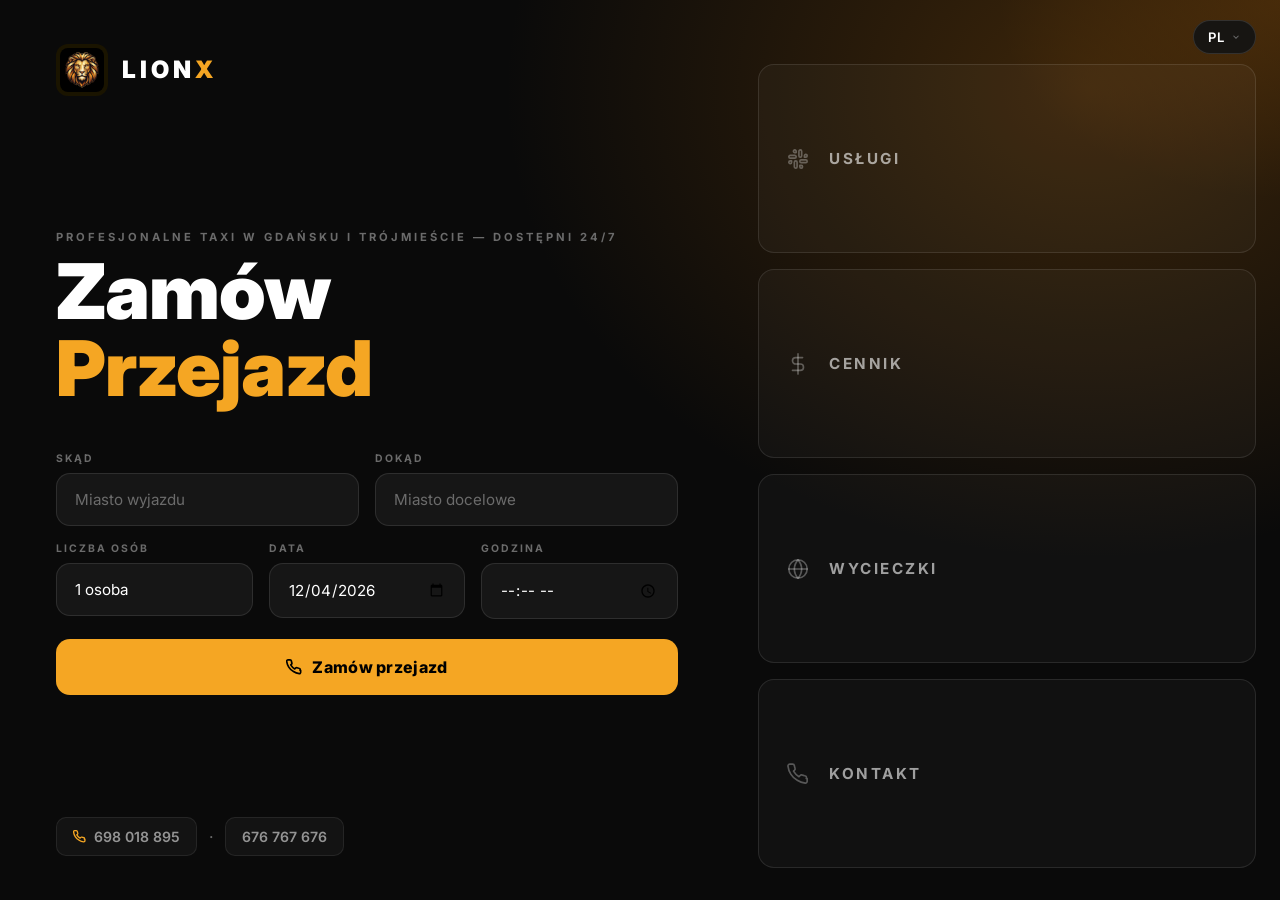
<file: index.html>
<!DOCTYPE html>
<html lang="pl">
<head>
<meta charset="UTF-8">
<meta name="viewport" content="width=device-width, initial-scale=1.0, user-scalable=no">
<title>Lion X Taxi — Gdańsk</title>
<meta name="description" content="Lion X Taxi Gdańsk — komfortowe przejazdy po Trójmieście i nie tylko.">
<link rel="preconnect" href="https://fonts.googleapis.com">
<link rel="preconnect" href="https://fonts.gstatic.com" crossorigin>
<link href="https://fonts.googleapis.com/css2?family=Inter:wght@300;400;500;600;700;800;900&display=swap" rel="stylesheet">
<link rel="stylesheet" href="assets/css/style.css">
<link rel="icon" type="image/png" href="assets/img/logo-lion.png">
</head>
<body>

<!-- ── PRZEŁĄCZNIK JĘZYKA ── -->
<div id="lang-switcher">
  <button id="lang-current" onclick="toggleLangDropdown()"></button>
  <div id="lang-dropdown">
    <div id="lang-list"></div>
  </div>
</div>

<div class="screen">

  <!-- ── LEWA KOLUMNA ── -->
  <div class="col-left">

    <div class="logo">
      <img src="assets/img/logo-lion.png" alt="Lion X" class="logo-img">
      <span class="logo-text">LION<span class="gold">X</span></span>
    </div>

    <!-- Formularz rezerwacji -->
    <div class="booking-form">
      <p class="booking-label" data-i18n="tagline">Zamów przejazd</p>
      <div class="booking-title">
        <span class="white" data-i18n="hero_title_1">Zamów</span>
        <span class="accent" data-i18n="hero_title_2">Przejazd</span>
      </div>
      <div class="bf-row">
        <div class="bf-field">
          <label data-i18n="label_from">Skąd</label>
          <div class="ac-wrap">
            <input type="text" id="bf-from" data-i18n-placeholder="placeholder_from" placeholder="Miasto wyjazdu" autocomplete="off">
            <div class="ac-list" id="ac-bf-from"></div>
          </div>
        </div>
        <div class="bf-field">
          <label data-i18n="label_to">Dokąd</label>
          <div class="ac-wrap">
            <input type="text" id="bf-to" data-i18n-placeholder="placeholder_to" placeholder="Miasto docelowe" autocomplete="off">
            <div class="ac-list" id="ac-bf-to"></div>
          </div>
        </div>
      </div>

      <div class="bf-row">
        <div class="bf-field">
          <label data-i18n="label_persons">Liczba osób</label>
          <select id="bf-persons">
            <option value="1">1 osoba</option>
            <option value="2">2 osoby</option>
            <option value="3">3 osoby</option>
            <option value="4">4 osoby</option>
            <option value="5">5 osób</option>
            <option value="6">6 osób</option>
            <option value="7">7 osób</option>
            <option value="8">8 osób</option>
          </select>
        </div>
        <div class="bf-field">
          <label data-i18n="label_date">Data</label>
          <input type="date" id="bf-date">
        </div>
        <div class="bf-field">
          <label data-i18n="label_time">Godzina</label>
          <input type="time" id="bf-time">
        </div>
      </div>

      <button class="btn-book" onclick="submitBooking()">
        <svg width="16" height="16" viewBox="0 0 24 24" fill="none" stroke="currentColor" stroke-width="2.5" stroke-linecap="round" stroke-linejoin="round"><path d="M22 16.92v3a2 2 0 0 1-2.18 2 19.79 19.79 0 0 1-8.63-3.07A19.5 19.5 0 0 1 4.13 12.1 19.79 19.79 0 0 1 1.06 3.47 2 2 0 0 1 3.05 1.25h3a2 2 0 0 1 2 1.72c.127.96.361 1.903.7 2.81a2 2 0 0 1-.45 2.11L7.09 8.91a16 16 0 0 0 6 6l1.27-1.27a2 2 0 0 1 2.11-.45c.907.339 1.85.573 2.81.7A2 2 0 0 1 21 16.92z"/></svg>
        <span data-i18n="btn_book">Zamów przejazd</span>
      </button>
    </div>

    <!-- Zdjęcie (ukryte) -->
    <img src="assets/img/hero-cars.png" alt="Lion X Taxi" class="hero-img hidden">

    <div class="contact-bar">
      <a href="tel:+48698018895" class="contact-link">
        <svg width="13" height="13" viewBox="0 0 24 24" fill="none" stroke="currentColor" stroke-width="2.5" stroke-linecap="round" stroke-linejoin="round"><path d="M22 16.92v3a2 2 0 0 1-2.18 2 19.79 19.79 0 0 1-8.63-3.07A19.5 19.5 0 0 1 4.13 12.1 19.79 19.79 0 0 1 1.06 3.47 2 2 0 0 1 3.05 1.25h3a2 2 0 0 1 2 1.72c.127.96.361 1.903.7 2.81a2 2 0 0 1-.45 2.11L7.09 8.91a16 16 0 0 0 6 6l1.27-1.27a2 2 0 0 1 2.11-.45c.907.339 1.85.573 2.81.7A2 2 0 0 1 21 16.92z"/></svg>
        698 018 895
      </a>
      <span class="contact-sep">·</span>
      <a href="tel:+48676767676" class="contact-link">676 767 676</a>
    </div>

  </div>

  <!-- ── PRAWA KOLUMNA ── -->
  <div class="col-right">

    <button class="nav-tile" onclick="openPanel('uslugi')">
      <svg width="20" height="20" viewBox="0 0 24 24" fill="none" stroke="currentColor" stroke-width="1.8" stroke-linecap="round" stroke-linejoin="round"><path d="M14.5 10c-.83 0-1.5-.67-1.5-1.5v-5c0-.83.67-1.5 1.5-1.5s1.5.67 1.5 1.5v5c0 .83-.67 1.5-1.5 1.5z"/><path d="M20.5 10H19V8.5c0-.83.67-1.5 1.5-1.5s1.5.67 1.5 1.5-.67 1.5-1.5 1.5z"/><path d="M9.5 14c.83 0 1.5.67 1.5 1.5v5c0 .83-.67 1.5-1.5 1.5S8 21.33 8 20.5v-5c0-.83.67-1.5 1.5-1.5z"/><path d="M3.5 14H5v1.5c0 .83-.67 1.5-1.5 1.5S2 16.33 2 15.5 2.67 14 3.5 14z"/><path d="M14 14.5c0-.83.67-1.5 1.5-1.5h5c.83 0 1.5.67 1.5 1.5s-.67 1.5-1.5 1.5h-5c-.83 0-1.5-.67-1.5-1.5z"/><path d="M15.5 19H14v1.5c0 .83.67 1.5 1.5 1.5s1.5-.67 1.5-1.5-.67-1.5-1.5-1.5z"/><path d="M10 9.5C10 8.67 9.33 8 8.5 8h-5C2.67 8 2 8.67 2 9.5S2.67 11 3.5 11h5c.83 0 1.5-.67 1.5-1.5z"/><path d="M8.5 5H10V3.5C10 2.67 9.33 2 8.5 2S7 2.67 7 3.5 7.67 5 8.5 5z"/></svg>
      <span data-i18n="nav_services">USŁUGI</span>
      <svg class="arrow" width="15" height="15" viewBox="0 0 24 24" fill="none" stroke="currentColor" stroke-width="2.5" stroke-linecap="round" stroke-linejoin="round"><polyline points="9 18 15 12 9 6"/></svg>
    </button>

    <button class="nav-tile" onclick="openPanel('cennik')">
      <svg width="20" height="20" viewBox="0 0 24 24" fill="none" stroke="currentColor" stroke-width="1.8" stroke-linecap="round" stroke-linejoin="round"><line x1="12" y1="1" x2="12" y2="23"/><path d="M17 5H9.5a3.5 3.5 0 0 0 0 7h5a3.5 3.5 0 0 1 0 7H6"/></svg>
      <span data-i18n="nav_pricing">CENNIK</span>
      <svg class="arrow" width="15" height="15" viewBox="0 0 24 24" fill="none" stroke="currentColor" stroke-width="2.5" stroke-linecap="round" stroke-linejoin="round"><polyline points="9 18 15 12 9 6"/></svg>
    </button>

    <button class="nav-tile" onclick="openPanel('wycieczki')">
      <svg width="20" height="20" viewBox="0 0 24 24" fill="none" stroke="currentColor" stroke-width="1.8" stroke-linecap="round" stroke-linejoin="round"><circle cx="12" cy="12" r="10"/><line x1="2" y1="12" x2="22" y2="12"/><path d="M12 2a15.3 15.3 0 0 1 4 10 15.3 15.3 0 0 1-4 10 15.3 15.3 0 0 1-4-10 15.3 15.3 0 0 1 4-10z"/></svg>
      <span data-i18n="nav_trips">WYCIECZKI</span>
      <svg class="arrow" width="15" height="15" viewBox="0 0 24 24" fill="none" stroke="currentColor" stroke-width="2.5" stroke-linecap="round" stroke-linejoin="round"><polyline points="9 18 15 12 9 6"/></svg>
    </button>

    <button class="nav-tile" onclick="openPanel('kontakt')">
      <svg width="20" height="20" viewBox="0 0 24 24" fill="none" stroke="currentColor" stroke-width="1.8" stroke-linecap="round" stroke-linejoin="round"><path d="M22 16.92v3a2 2 0 0 1-2.18 2 19.79 19.79 0 0 1-8.63-3.07A19.5 19.5 0 0 1 4.13 12.1 19.79 19.79 0 0 1 1.06 3.47 2 2 0 0 1 3.05 1.25h3a2 2 0 0 1 2 1.72c.127.96.361 1.903.7 2.81a2 2 0 0 1-.45 2.11L7.09 8.91a16 16 0 0 0 6 6l1.27-1.27a2 2 0 0 1 2.11-.45c.907.339 1.85.573 2.81.7A2 2 0 0 1 21 16.92z"/></svg>
      <span data-i18n="nav_contact">KONTAKT</span>
      <svg class="arrow" width="15" height="15" viewBox="0 0 24 24" fill="none" stroke="currentColor" stroke-width="2.5" stroke-linecap="round" stroke-linejoin="round"><polyline points="9 18 15 12 9 6"/></svg>
    </button>

  </div>

</div>

<!-- ── PANELE ── -->
<div class="panel" id="panel-uslugi">
  <div class="panel-inner">
    <button class="panel-close" onclick="closePanel()">
      <svg width="20" height="20" viewBox="0 0 24 24" fill="none" stroke="currentColor" stroke-width="2.5" stroke-linecap="round"><line x1="18" y1="6" x2="6" y2="18"/><line x1="6" y1="6" x2="18" y2="18"/></svg>
    </button>
    <h2 class="panel-title" data-i18n="services_title">Usługi</h2>
    <div class="panel-content" id="content-uslugi"></div>
  </div>
</div>

<div class="panel" id="panel-cennik">
  <div class="panel-inner">
    <button class="panel-close" onclick="closePanel()">
      <svg width="20" height="20" viewBox="0 0 24 24" fill="none" stroke="currentColor" stroke-width="2.5" stroke-linecap="round"><line x1="18" y1="6" x2="6" y2="18"/><line x1="6" y1="6" x2="18" y2="18"/></svg>
    </button>
    <h2 class="panel-title" data-i18n="pricing_title">Cennik</h2>
    <div class="panel-content" id="content-cennik"></div>
  </div>
</div>

<div class="panel" id="panel-wycieczki">
  <div class="panel-inner">
    <button class="panel-close" onclick="closePanel()">
      <svg width="20" height="20" viewBox="0 0 24 24" fill="none" stroke="currentColor" stroke-width="2.5" stroke-linecap="round"><line x1="18" y1="6" x2="6" y2="18"/><line x1="6" y1="6" x2="18" y2="18"/></svg>
    </button>
    <h2 class="panel-title" data-i18n="trips_title">Wycieczki</h2>
    <div class="panel-content" id="content-wycieczki"></div>
  </div>
</div>

<div class="panel" id="panel-kontakt">
  <div class="panel-inner">
    <button class="panel-close" onclick="closePanel()">
      <svg width="20" height="20" viewBox="0 0 24 24" fill="none" stroke="currentColor" stroke-width="2.5" stroke-linecap="round"><line x1="18" y1="6" x2="6" y2="18"/><line x1="6" y1="6" x2="18" y2="18"/></svg>
    </button>
    <h2 class="panel-title" data-i18n="contact_title">Kontakt</h2>
    <div class="panel-content" id="content-kontakt"></div>
  </div>
</div>

<div class="overlay" id="overlay" onclick="closePanel()"></div>

<!-- Modal potwierdzenia rezerwacji -->
<div class="booking-modal" id="booking-modal">
  <div class="booking-modal-box">
    <h3 data-i18n="modal_title">Gotowe! Zadzwoń i potwierdź</h3>
    <p id="booking-summary"></p>
    <div class="booking-modal-phones">
      <a href="tel:+48698018895">
        <svg width="16" height="16" viewBox="0 0 24 24" fill="none" stroke="currentColor" stroke-width="2.5" stroke-linecap="round" stroke-linejoin="round"><path d="M22 16.92v3a2 2 0 0 1-2.18 2 19.79 19.79 0 0 1-8.63-3.07A19.5 19.5 0 0 1 4.13 12.1 19.79 19.79 0 0 1 1.06 3.47 2 2 0 0 1 3.05 1.25h3a2 2 0 0 1 2 1.72c.127.96.361 1.903.7 2.81a2 2 0 0 1-.45 2.11L7.09 8.91a16 16 0 0 0 6 6l1.27-1.27a2 2 0 0 1 2.11-.45c.907.339 1.85.573 2.81.7A2 2 0 0 1 21 16.92z"/></svg>
        698 018 895
      </a>
      <a href="tel:+48676767676">
        <svg width="16" height="16" viewBox="0 0 24 24" fill="none" stroke="currentColor" stroke-width="2.5" stroke-linecap="round" stroke-linejoin="round"><path d="M22 16.92v3a2 2 0 0 1-2.18 2 19.79 19.79 0 0 1-8.63-3.07A19.5 19.5 0 0 1 4.13 12.1 19.79 19.79 0 0 1 1.06 3.47 2 2 0 0 1 3.05 1.25h3a2 2 0 0 1 2 1.72c.127.96.361 1.903.7 2.81a2 2 0 0 1-.45 2.11L7.09 8.91a16 16 0 0 0 6 6l1.27-1.27a2 2 0 0 1 2.11-.45c.907.339 1.85.573 2.81.7A2 2 0 0 1 21 16.92z"/></svg>
        676 767 676
      </a>
    </div>
    <button class="booking-modal-close" onclick="closeBookingModal()" data-i18n="modal_close">Zamknij</button>
  </div>
</div>

<script src="assets/js/cities.js"></script>
<script src="assets/js/calculator.js"></script>
<script src="assets/js/translations.js"></script>
<script src="assets/js/lang.js"></script>
<script src="assets/js/panel-uslugi.js"></script>
<script src="assets/js/panel-cennik.js"></script>
<script src="assets/js/panel-wycieczki.js"></script>
<script src="assets/js/panel-kontakt.js"></script>
<script src="assets/js/main.js"></script>

</body>
</html>
</file>
<file: assets/css/style.css>
/* ================================================================
   style.css — Lion X Taxi v5 (Figma match)
   ================================================================ */

*, *::before, *::after { margin: 0; padding: 0; box-sizing: border-box; }

:root {
  --gold:   #F5A623;
  --gold-d: #d48c10;
  --bg:     #0a0a0a;
  --bg2:    #141414;
  --bg3:    #1c1c1c;
  --border: #2c2c2c;
  --text:   #ffffff;
  --muted:  #6b6b6b;
  --font:   'Inter', system-ui, sans-serif;
  --radius: 14px;
}

html, body {
  height: 100%;
  font-family: var(--font);
  background: var(--bg);
  color: var(--text);
  overflow: hidden;
  -webkit-font-smoothing: antialiased;
}

a { color: inherit; text-decoration: none; }

/* ── EKRAN GŁÓWNY ───────────────────────────────────────────── */
.screen {
  height: 100vh;
  display: grid;
  grid-template-columns: 1fr 546px;
  position: relative;
  overflow: hidden;
}

/* Gradient tła — czarny → ciepły brąz w prawym górnym rogu */
.screen::before {
  content: '';
  position: absolute;
  inset: 0;
  background:
    radial-gradient(ellipse 70% 80% at 85% 10%, rgba(120, 70, 10, 0.45) 0%, transparent 65%),
    radial-gradient(ellipse 40% 40% at 100% 0%, rgba(180, 100, 10, 0.25) 0%, transparent 55%);
  pointer-events: none;
  z-index: 0;
}

/* ── LEWA KOLUMNA ───────────────────────────────────────────── */
.col-left {
  position: relative;
  z-index: 1;
  display: flex;
  flex-direction: column;
  padding: 44px 56px 44px 56px;
  gap: 0;
  overflow: hidden;
}

/* Logo */
.logo {
  display: flex;
  align-items: center;
  gap: 14px;
  margin-bottom: 48px;
}
.logo-img {
  width: 52px;
  height: 52px;
  object-fit: contain;
  border-radius: 12px;
  background: #1a1400;
  padding: 4px;
}
.logo-text {
  font-size: 1.5rem;
  font-weight: 900;
  letter-spacing: 4px;
  line-height: 1;
  color: #fff;
}
.logo-text .gold { color: var(--gold); }

/* Formularz rezerwacji */
.booking-form {
  flex: 1;
  display: flex;
  flex-direction: column;
  justify-content: center;
  gap: 0;
  max-width: 740px;
}

.booking-desc {
  font-size: .85rem;
  color: var(--muted);
  margin: -4px 0 4px;
  line-height: 1.5;
}

.booking-label {
  font-size: .7rem;
  font-weight: 700;
  text-transform: uppercase;
  letter-spacing: 3px;
  color: var(--muted);
  margin-bottom: 10px;
}

.booking-title {
  font-size: clamp(3rem, 6vw, 5rem);
  font-weight: 900;
  line-height: 1.0;
  margin-bottom: 44px;
  letter-spacing: -1px;
}
.booking-title .white { color: #ffffff; display: block; }
.booking-title .accent { color: var(--gold); display: block; }

.bf-row {
  display: flex;
  gap: 16px;
  margin-bottom: 16px;
}

.bf-field {
  display: flex;
  flex-direction: column;
  gap: 8px;
  flex: 1;
}

.bf-field label {
  font-size: .65rem;
  font-weight: 700;
  text-transform: uppercase;
  letter-spacing: 2px;
  color: var(--muted);
}

.bf-field input,
.bf-field select {
  background: rgba(255,255,255,0.05);
  border: 1px solid rgba(255,255,255,0.1);
  border-radius: var(--radius);
  padding: 16px 18px;
  font-family: var(--font);
  font-size: .95rem;
  color: var(--text);
  outline: none;
  transition: border-color .2s, background .2s;
  width: 100%;
  -webkit-appearance: none;
}
.bf-field input:focus,
.bf-field select:focus {
  border-color: rgba(245,166,35,0.5);
  background: rgba(255,255,255,0.07);
}
.bf-field input::placeholder { color: var(--muted); }
.bf-field select option { background: #1c1c1c; color: #fff; }

/* Autocomplete */
.ac-wrap { position: relative; }
.ac-list {
  position: absolute; top: calc(100% + 4px); left: 0; right: 0; z-index: 500;
  background: #1e1e1e; border: 1px solid var(--border);
  border-radius: 10px; max-height: 180px; overflow-y: auto;
  display: none;
}
.ac-list.open { display: block; }
.ac-item {
  padding: 10px 16px; font-size: .88rem; cursor: pointer;
  color: var(--text); border-bottom: 1px solid #222;
  transition: background .15s;
}
.ac-item:last-child { border-bottom: none; }
.ac-item:hover { background: #252525; color: var(--gold); }

/* Przycisk zamów */
.btn-book {
  display: flex; align-items: center; justify-content: center;
  gap: 10px;
  padding: 18px 28px;
  background: var(--gold);
  color: #000;
  border: none;
  border-radius: var(--radius);
  font-family: var(--font);
  font-size: 1rem;
  font-weight: 800;
  cursor: pointer;
  transition: background .2s, transform .15s;
  letter-spacing: .3px;
  margin-top: 4px;
  width: 100%;
}
.btn-book:hover { background: var(--gold-d); transform: translateY(-1px); }
.btn-book:active { transform: translateY(0); }

/* Kontakt na dole */
.contact-bar {
  display: flex;
  align-items: center;
  gap: 12px;
  flex-wrap: wrap;
  margin-top: 36px;
}
.contact-link {
  display: flex;
  align-items: center;
  gap: 8px;
  font-size: .88rem;
  font-weight: 600;
  color: rgba(255,255,255,0.55);
  padding: 10px 16px;
  background: rgba(255,255,255,0.04);
  border: 1px solid rgba(255,255,255,0.08);
  border-radius: 10px;
  transition: border-color .2s, color .2s;
}
.contact-link:hover { border-color: var(--gold); color: var(--gold); }
.contact-link svg { color: var(--gold); flex-shrink: 0; }
.contact-sep { color: var(--muted); }

/* Zdjęcie (ukryte) */
.hero-img.hidden { display: none; }

/* ── PRAWA KOLUMNA — kafelki z ramkami ─────────────────────── */
.col-right {
  position: relative;
  z-index: 1;
  display: flex;
  flex-direction: column;
  gap: 16px;
  padding: 64px 24px 32px 24px;
}

.nav-tile {
  display: flex;
  align-items: center;
  gap: 20px;
  padding: 0 28px;
  flex: 1;
  min-height: 0;
  background: rgba(255,255,255,0.03);
  border: 1px solid rgba(255,255,255,0.1);
  border-radius: 16px;
  cursor: pointer;
  color: rgba(255,255,255,0.6);
  font-family: var(--font);
  font-size: .95rem;
  font-weight: 700;
  letter-spacing: 2.5px;
  text-transform: uppercase;
  position: relative;
  transition: color .25s, background .25s, border-color .25s;
  text-align: left;
}

.nav-tile:hover {
  color: #fff;
  background: rgba(255,255,255,0.06);
  border-color: rgba(245,166,35,0.4);
}

.nav-tile svg:first-child {
  color: rgba(255,255,255,0.3);
  transition: color .25s;
  flex-shrink: 0;
  width: 22px;
  height: 22px;
}
.nav-tile:hover svg:first-child { color: var(--gold); }

.nav-tile span { flex: 1; }

.nav-tile .arrow {
  color: rgba(255,255,255,0.2);
  opacity: 0;
  transform: translateX(-6px);
  transition: opacity .25s, transform .25s, color .25s;
}
.nav-tile:hover .arrow {
  opacity: 1;
  transform: translateX(0);
  color: var(--gold);
}

/* ── OVERLAY ────────────────────────────────────────────────── */
.overlay {
  position: fixed; inset: 0;
  background: rgba(0,0,0,.75);
  backdrop-filter: blur(6px);
  -webkit-backdrop-filter: blur(6px);
  z-index: 100;
  opacity: 0; pointer-events: none;
  transition: opacity .35s ease;
}
.overlay.show { opacity: 1; pointer-events: all; }

/* ── PANELE ─────────────────────────────────────────────────── */
.panel {
  position: fixed;
  top: 0; right: 0; bottom: 0;
  width: min(720px, 100vw);
  background: #111;
  border-left: 1px solid var(--border);
  z-index: 200;
  transform: translateX(100%);
  transition: transform .4s cubic-bezier(.4,0,.2,1);
  display: flex; flex-direction: column;
}
.panel.open { transform: translateX(0); }

.panel-inner {
  display: flex; flex-direction: column;
  height: 100%; overflow: hidden;
  padding: 40px 44px 36px;
}

.panel-close {
  position: absolute; top: 22px; right: 22px;
  width: 38px; height: 38px;
  background: rgba(255,255,255,0.05);
  border: 1px solid var(--border);
  border-radius: 10px; cursor: pointer;
  display: flex; align-items: center; justify-content: center;
  color: var(--muted); transition: color .2s, border-color .2s;
}
.panel-close:hover { color: var(--text); border-color: rgba(255,255,255,0.3); }

.panel-title {
  font-size: 1.8rem; font-weight: 800;
  margin-bottom: 32px; padding-right: 52px;
  letter-spacing: -.5px;
  flex-shrink: 0;
}
.panel-title::after {
  content: ''; display: block;
  width: 32px; height: 3px;
  background: var(--gold); margin-top: 12px;
  border-radius: 2px;
}

.panel-content { flex: 1; overflow: hidden; }

#content-uslugi { overflow: hidden; display: flex; flex-direction: column; height: 100%; }
#content-cennik, #content-wycieczki, #content-kontakt { overflow-y: auto; }
#content-cennik::-webkit-scrollbar,
#content-wycieczki::-webkit-scrollbar,
#content-kontakt::-webkit-scrollbar { width: 3px; }
#content-cennik::-webkit-scrollbar-track,
#content-wycieczki::-webkit-scrollbar-track,
#content-kontakt::-webkit-scrollbar-track { background: transparent; }
#content-cennik::-webkit-scrollbar-thumb,
#content-wycieczki::-webkit-scrollbar-thumb,
#content-kontakt::-webkit-scrollbar-thumb { background: #2a2a2a; border-radius: 3px; }

/* ── USŁUGI ─────────────────────────────────────────────────── */
.panel-intro { font-size: .85rem; color: var(--muted); margin-bottom: 18px; flex-shrink: 0; }

.services-grid {
  display: flex; flex-direction: column;
  gap: 8px; flex: 1;
}
.srv-item {
  display: flex; align-items: center; gap: 16px;
  padding: 16px 20px;
  background: rgba(255,255,255,0.03);
  border: 1px solid rgba(255,255,255,0.07);
  border-radius: 12px;
  transition: border-color .2s, background .2s;
  flex: 1;
}
.srv-item:hover { border-color: rgba(245,166,35,0.3); background: rgba(245,166,35,0.04); }
.srv-ico {
  width: 40px; height: 40px; flex-shrink: 0;
  background: rgba(245,166,35,0.1);
  border-radius: 10px;
  display: flex; align-items: center; justify-content: center;
  color: var(--gold);
}
.srv-text h3 { font-size: .92rem; font-weight: 700; margin-bottom: 3px; }
.srv-text p  { font-size: .78rem; color: var(--muted); line-height: 1.4; }
.panel-cta { padding-top: 14px; flex-shrink: 0; }

/* ── CENNIK ─────────────────────────────────────────────────── */
.calc-layout { display: grid; grid-template-columns: 1fr 1fr; gap: 20px; margin-bottom: 20px; }
.calc-form {
  background: rgba(255,255,255,0.03); border: 1px solid var(--border);
  border-radius: 14px; padding: 24px;
  display: flex; flex-direction: column; gap: 14px;
}
.calc-row { display: flex; gap: 10px; align-items: flex-end; }
.calc-field { display: flex; flex-direction: column; gap: 6px; flex: 1; }
.calc-field label { font-size: .65rem; font-weight: 700; text-transform: uppercase; letter-spacing: 1.5px; color: var(--muted); }
.calc-field input, .calc-field select {
  background: rgba(255,255,255,0.05); border: 1px solid rgba(255,255,255,0.1);
  border-radius: 10px; padding: 11px 14px;
  font-family: var(--font); font-size: .9rem; color: var(--text);
  outline: none; transition: border-color .2s;
}
.calc-field input:focus, .calc-field select:focus { border-color: rgba(245,166,35,0.5); }
.calc-field input::placeholder { color: var(--muted); }
.calc-field select option { background: #1c1c1c; }
.calc-swap {
  width: 38px; height: 38px; flex-shrink: 0;
  background: rgba(255,255,255,0.05); border: 1px solid var(--border);
  border-radius: 10px; display: flex; align-items: center;
  justify-content: center; cursor: pointer; color: var(--muted);
  transition: color .2s, border-color .2s; align-self: flex-end;
}
.calc-swap:hover { color: var(--gold); border-color: rgba(245,166,35,0.4); }
.calc-result {
  background: rgba(255,255,255,0.03); border: 1px solid var(--border);
  border-radius: 14px; padding: 24px;
  display: flex; flex-direction: column;
}
.result-empty {
  flex: 1; display: flex; flex-direction: column;
  align-items: center; justify-content: center;
  gap: 10px; color: var(--muted); font-size: .85rem; text-align: center;
}
.result-data { display: flex; flex-direction: column; gap: 14px; }
.res-route { font-size: .88rem; color: var(--muted); padding: 10px 14px; background: rgba(255,255,255,0.04); border-radius: 8px; line-height: 1.5; }
.res-route strong { color: var(--text); display: block; font-size: .95rem; }
.res-price-box {
  background: linear-gradient(135deg, rgba(245,166,35,0.12), rgba(245,166,35,0.06));
  border: 1px solid rgba(245,166,35,0.2);
  border-radius: 12px; padding: 18px 20px;
  display: flex; justify-content: space-between; align-items: center;
}
.res-price-label { font-size: .62rem; font-weight: 700; text-transform: uppercase; letter-spacing: 1.5px; color: rgba(255,255,255,0.35); margin-bottom: 4px; }
.res-price-val { font-size: 2.4rem; font-weight: 900; color: var(--gold); line-height: 1; }
.res-dist-box { text-align: right; }
.res-dist-val { font-size: 1.4rem; font-weight: 800; color: rgba(255,255,255,0.4); }
.res-breakdown { font-size: .8rem; color: var(--muted); }
.res-breakdown > div { display: flex; justify-content: space-between; padding: 7px 0; border-bottom: 1px solid rgba(255,255,255,0.06); }
.res-breakdown > div:last-child { border-bottom: none; font-weight: 700; color: var(--text); }
.res-breakdown > div span:last-child { color: var(--text); font-weight: 600; }
.res-disclaimer { font-size: .72rem; color: var(--muted); line-height: 1.5; }
.approx-note { color: #e8a020; }
.tariff-info { display: flex; gap: 10px; flex-wrap: wrap; }
.tariff-item {
  flex: 1; min-width: 140px;
  background: rgba(255,255,255,0.03); border: 1px solid var(--border);
  border-radius: 10px; padding: 12px 16px;
  display: flex; flex-direction: column; gap: 3px;
}
.tariff-item strong { font-size: .8rem; color: var(--gold); }
.tariff-item span { font-size: .78rem; color: var(--muted); }

/* ── WYCIECZKI ──────────────────────────────────────────────── */
.dest-grid { display: grid; grid-template-columns: repeat(3, 1fr); gap: 12px; }
.dest-card {
  background: rgba(255,255,255,0.03); border: 1px solid rgba(255,255,255,0.07);
  border-radius: 12px; overflow: hidden; cursor: pointer;
  transition: border-color .2s, transform .2s;
}
.dest-card:hover { border-color: rgba(245,166,35,0.4); transform: translateY(-2px); }
.dest-img { position: relative; height: 100px; overflow: hidden; }
.dest-img img { width: 100%; height: 100%; object-fit: cover; transition: transform .4s; }
.dest-card:hover .dest-img img { transform: scale(1.06); }
.dest-badge {
  position: absolute; top: 7px; right: 7px;
  background: rgba(0,0,0,.75); backdrop-filter: blur(6px);
  color: var(--gold); font-size: .65rem; font-weight: 700;
  padding: 3px 8px; border-radius: 100px; letter-spacing: .5px;
}
.dest-body { padding: 12px; }
.dest-body h3 { font-size: .88rem; font-weight: 700; margin-bottom: 4px; }
.dest-body p  { font-size: .75rem; color: var(--muted); line-height: 1.4; margin-bottom: 8px; }
.dest-meta { display: flex; justify-content: space-between; align-items: center; font-size: .72rem; color: var(--muted); }
.dest-price { color: var(--gold); font-weight: 700; }

/* ── KONTAKT ────────────────────────────────────────────────── */
.contact-layout { display: grid; grid-template-columns: 1fr 1.2fr; gap: 24px; }
.contact-info { display: flex; flex-direction: column; gap: 10px; }
.contact-item {
  display: flex; align-items: center; gap: 14px;
  padding: 16px 18px;
  background: rgba(255,255,255,0.03); border: 1px solid rgba(255,255,255,0.07);
  border-radius: 12px; transition: border-color .2s; cursor: pointer;
}
.contact-item:hover { border-color: rgba(245,166,35,0.3); }
.contact-ico {
  width: 40px; height: 40px; flex-shrink: 0;
  background: rgba(245,166,35,0.1); border-radius: 10px;
  display: flex; align-items: center; justify-content: center;
  color: var(--gold);
}
.contact-label { font-size: .65rem; font-weight: 700; text-transform: uppercase; letter-spacing: 1.5px; color: var(--muted); margin-bottom: 2px; }
.contact-value { font-size: 1rem; font-weight: 700; }
.contact-form {
  background: rgba(255,255,255,0.03); border: 1px solid rgba(255,255,255,0.07);
  border-radius: 14px; padding: 22px;
  display: flex; flex-direction: column; gap: 12px;
}
.contact-form h3 { font-size: 1rem; font-weight: 700; margin-bottom: 4px; }
.cf-field { display: flex; flex-direction: column; gap: 5px; }
.cf-field label { font-size: .65rem; font-weight: 700; text-transform: uppercase; letter-spacing: 1.5px; color: var(--muted); }
.cf-field input, .cf-field textarea {
  background: rgba(255,255,255,0.05); border: 1px solid rgba(255,255,255,0.1);
  border-radius: 10px; padding: 11px 14px;
  font-family: var(--font); font-size: .9rem; color: var(--text);
  outline: none; transition: border-color .2s; resize: none;
}
.cf-field input:focus, .cf-field textarea:focus { border-color: rgba(245,166,35,0.5); }
.cf-field input::placeholder, .cf-field textarea::placeholder { color: var(--muted); }
.cf-field textarea { height: 80px; }

/* Przycisk główny */
.btn-main {
  display: inline-flex; align-items: center; justify-content: center;
  gap: 8px; padding: 13px 24px;
  background: var(--gold); color: #000;
  border: none; border-radius: 10px;
  font-family: var(--font); font-size: .9rem; font-weight: 800;
  cursor: pointer; transition: background .2s, transform .15s;
}
.btn-main:hover { background: var(--gold-d); transform: translateY(-1px); }

/* ── MODAL POTWIERDZENIA ─────────────────────────────────────── */
.booking-modal {
  position: fixed; inset: 0; z-index: 400;
  display: flex; align-items: center; justify-content: center;
  background: rgba(0,0,0,.8); backdrop-filter: blur(8px);
  opacity: 0; pointer-events: none;
  transition: opacity .3s;
}
.booking-modal.show { opacity: 1; pointer-events: all; }
.booking-modal-box {
  background: #141414; border: 1px solid rgba(255,255,255,0.1);
  border-radius: 20px; padding: 40px 44px;
  max-width: 440px; width: 90%;
  text-align: center;
  transform: translateY(20px);
  transition: transform .3s;
}
.booking-modal.show .booking-modal-box { transform: translateY(0); }
.booking-modal-box h3 { font-size: 1.4rem; font-weight: 800; margin-bottom: 10px; }
.booking-modal-box p { font-size: .88rem; color: var(--muted); margin-bottom: 28px; line-height: 1.7; }
.booking-modal-phones { display: flex; gap: 12px; justify-content: center; flex-wrap: wrap; margin-bottom: 20px; }
.booking-modal-phones a {
  display: flex; align-items: center; gap: 8px;
  padding: 14px 22px; background: var(--gold); color: #000;
  border-radius: 12px; font-weight: 800; font-size: .95rem;
  transition: background .2s;
}
.booking-modal-phones a:hover { background: var(--gold-d); }
.booking-modal-close {
  background: none; border: 1px solid rgba(255,255,255,0.1);
  border-radius: 10px; padding: 10px 24px;
  color: var(--muted); font-family: var(--font); font-size: .85rem;
  cursor: pointer; transition: border-color .2s, color .2s;
}
.booking-modal-close:hover { border-color: rgba(255,255,255,0.3); color: var(--text); }

/* ── KONTAKT — nowy layout ─────────────────────────────────── */
.contact-form-full {
  background: rgba(255,255,255,0.03);
  border: 1px solid rgba(255,255,255,0.07);
  border-radius: 14px; padding: 24px;
  display: flex; flex-direction: column; gap: 14px;
  margin-bottom: 16px;
}
.contact-form-full h3 { font-size: 1.1rem; font-weight: 700; }
.cf-row { display: flex; gap: 12px; }
.cf-row .cf-field { flex: 1; }
.cf-field { display: flex; flex-direction: column; gap: 6px; }
.cf-field label { font-size: .65rem; font-weight: 700; text-transform: uppercase; letter-spacing: 1.5px; color: var(--muted); }
.cf-field input, .cf-field textarea {
  background: rgba(255,255,255,0.05); border: 1px solid rgba(255,255,255,0.1);
  border-radius: 10px; padding: 12px 14px;
  font-family: var(--font); font-size: .9rem; color: var(--text);
  outline: none; transition: border-color .2s; resize: none;
}
.cf-field input:focus, .cf-field textarea:focus { border-color: rgba(245,166,35,0.5); }
.cf-field input::placeholder, .cf-field textarea::placeholder { color: var(--muted); }
.cf-field textarea { height: 100px; }
.cf-success {
  display: flex; flex-direction: column; align-items: center;
  gap: 12px; padding: 20px; text-align: center; color: var(--muted);
}
.cf-success p { font-size: .9rem; line-height: 1.6; }

.contact-chips {
  display: grid;
  grid-template-columns: 1fr 1fr;
  gap: 10px;
}
.contact-chip {
  display: flex; align-items: center; gap: 12px;
  padding: 14px 16px;
  background: rgba(255,255,255,0.03);
  border: 1px solid rgba(255,255,255,0.07);
  border-radius: 12px;
  transition: border-color .2s;
  color: var(--text);
  text-decoration: none;
}
.contact-chip:hover { border-color: rgba(245,166,35,0.3); }
.contact-ico {
  width: 36px; height: 36px; flex-shrink: 0;
  background: rgba(245,166,35,0.1); border-radius: 8px;
  display: flex; align-items: center; justify-content: center;
  color: var(--gold);
}
.contact-label { font-size: .62rem; font-weight: 700; text-transform: uppercase; letter-spacing: 1.5px; color: var(--muted); margin-bottom: 2px; }
.contact-value { font-size: .95rem; font-weight: 700; }

/* ── CENNIK — naprawiony layout ─────────────────────────────── */
.calc-result {
  background: rgba(255,255,255,0.03); border: 1px solid var(--border);
  border-radius: 14px; padding: 24px;
  min-height: 120px;
}

/* ── RESPONSYWNOŚĆ ────────────────────────────────────── */
@media (max-width: 900px) {
  .screen {
    grid-template-columns: 1fr;
    grid-template-rows: auto auto;
    overflow-y: auto;
    height: auto;
    min-height: 100vh;
  }
  html, body { overflow: auto; height: auto; }

  /* Lewa kolumna — padding-top duży żeby logo nie było pod przełącznikiem języka */
  .col-left { padding: 24px 20px 28px; }

  /* Logo — widoczne, z marginesem od góry */
  .logo { margin-bottom: 20px; margin-top: 8px; }
  .logo-img { width: 44px; height: 44px; }
  .logo-text { font-size: 1.3rem; }

  .booking-label { font-size: .62rem; letter-spacing: 2px; }
  .booking-title { font-size: clamp(2.6rem, 11vw, 3.4rem); margin-bottom: 24px; }

  /* Wszystkie pola formularza — każde w osobnym wierszu */
  .bf-row { flex-direction: column; gap: 12px; margin-bottom: 12px; }
  .bf-field input, .bf-field select {
    padding: 15px 14px;
    font-size: .9rem;
    /* Zapobiegaj przycinaniu tekstu w polach daty/czasu */
    min-width: 0;
    width: 100%;
  }
  /* Pola daty i czasu — nie przycinaj zawartości */
  input[type="date"], input[type="time"] {
    -webkit-appearance: none;
    appearance: none;
    min-width: 0;
  }

  .btn-book { padding: 16px; font-size: .95rem; margin-top: 8px; }
  .contact-bar { margin-top: 20px; }

  /* Prawa kolumna — kafelki pod formularzem */
  .col-right {
    padding: 16px 20px 36px;
    border-top: 1px solid rgba(255,255,255,0.06);
    gap: 10px;
    flex-direction: column;
  }
  .nav-tile {
    flex: none;
    height: 60px;
    font-size: .85rem;
    letter-spacing: 1.5px;
    padding: 0 20px;
  }
  /* Pokaż strzałkę zawsze na mobile (bez hover) */
  .nav-tile .arrow {
    opacity: 1;
    transform: translateX(0);
    color: rgba(255,255,255,0.2);
  }

  /* Panele */
  .panel { width: 100vw; border-left: none; }
  .panel-inner { padding: 28px 20px 24px; }
  .panel-title { font-size: 1.5rem; margin-bottom: 24px; }

  /* Cennik */
  .calc-layout { grid-template-columns: 1fr; }

  /* Wycieczki */
  .dest-grid { grid-template-columns: repeat(2, 1fr); }

  /* Kontakt */
  .contact-layout { grid-template-columns: 1fr; }
  .contact-chips { grid-template-columns: 1fr; }
  .cf-row { flex-direction: column; }
}

@media (max-width: 480px) {
  .col-left { padding: 20px 16px 24px; }
  .booking-title { font-size: clamp(2.2rem, 12vw, 3rem); }
  .dest-grid { grid-template-columns: 1fr; }
  .col-right { padding: 12px 16px 28px; }
  .nav-tile { height: 56px; font-size: .8rem; }
  .booking-modal-box { padding: 28px 20px; }
  .booking-modal-phones { flex-direction: column; }
  .booking-modal-phones a { justify-content: center; }
}

/* ── PRZEŁĄCZNIK JĘZYKA ─────────────────────────────────────── */
#lang-switcher {
  position: fixed;
  top: 20px;
  right: 24px;
  z-index: 500;
}

#lang-current {
  display: flex;
  align-items: center;
  gap: 7px;
  padding: 8px 14px;
  background: rgba(20,20,20,0.92);
  border: 1px solid rgba(255,255,255,0.12);
  border-radius: 100px;
  cursor: pointer;
  color: var(--text);
  font-family: var(--font);
  font-size: .82rem;
  font-weight: 600;
  backdrop-filter: blur(12px);
  transition: border-color .2s, background .2s;
}
#lang-current:hover {
  border-color: rgba(245,166,35,0.5);
  background: rgba(30,30,30,0.98);
}
.lang-flag { font-size: 1.1rem; line-height: 1; }
.lang-code { letter-spacing: .5px; }
.lang-arrow { color: var(--muted); transition: transform .25s; flex-shrink: 0; }

#lang-dropdown {
  position: absolute;
  top: calc(100% + 8px);
  right: 0;
  background: rgba(16,16,16,0.97);
  border: 1px solid rgba(255,255,255,0.1);
  border-radius: 16px;
  padding: 8px;
  min-width: 180px;
  backdrop-filter: blur(20px);
  box-shadow: 0 16px 48px rgba(0,0,0,0.6);
  opacity: 0;
  pointer-events: none;
  transform: translateY(-8px) scale(0.97);
  transform-origin: top right;
  transition: opacity .22s ease, transform .22s ease;
}
#lang-dropdown.open {
  opacity: 1;
  pointer-events: all;
  transform: translateY(0) scale(1);
}
/* Strzałka obraca się gdy dropdown otwarty */
#lang-dropdown.open ~ #lang-current .lang-arrow,
#lang-current.open .lang-arrow {
  transform: rotate(180deg);
}

.lang-item {
  display: flex;
  align-items: center;
  gap: 11px;
  width: 100%;
  padding: 10px 14px;
  background: none;
  border: none;
  border-radius: 10px;
  cursor: pointer;
  color: var(--text);
  font-family: var(--font);
  font-size: .88rem;
  font-weight: 500;
  text-align: left;
  transition: background .15s, color .15s;
}
.lang-item:hover {
  background: rgba(255,255,255,0.06);
}
.lang-item.active {
  background: rgba(245,166,35,0.12);
  color: var(--gold);
  font-weight: 700;
}
.lang-item .lang-flag { font-size: 1.2rem; }
.lang-item .lang-name { flex: 1; }
</file>
